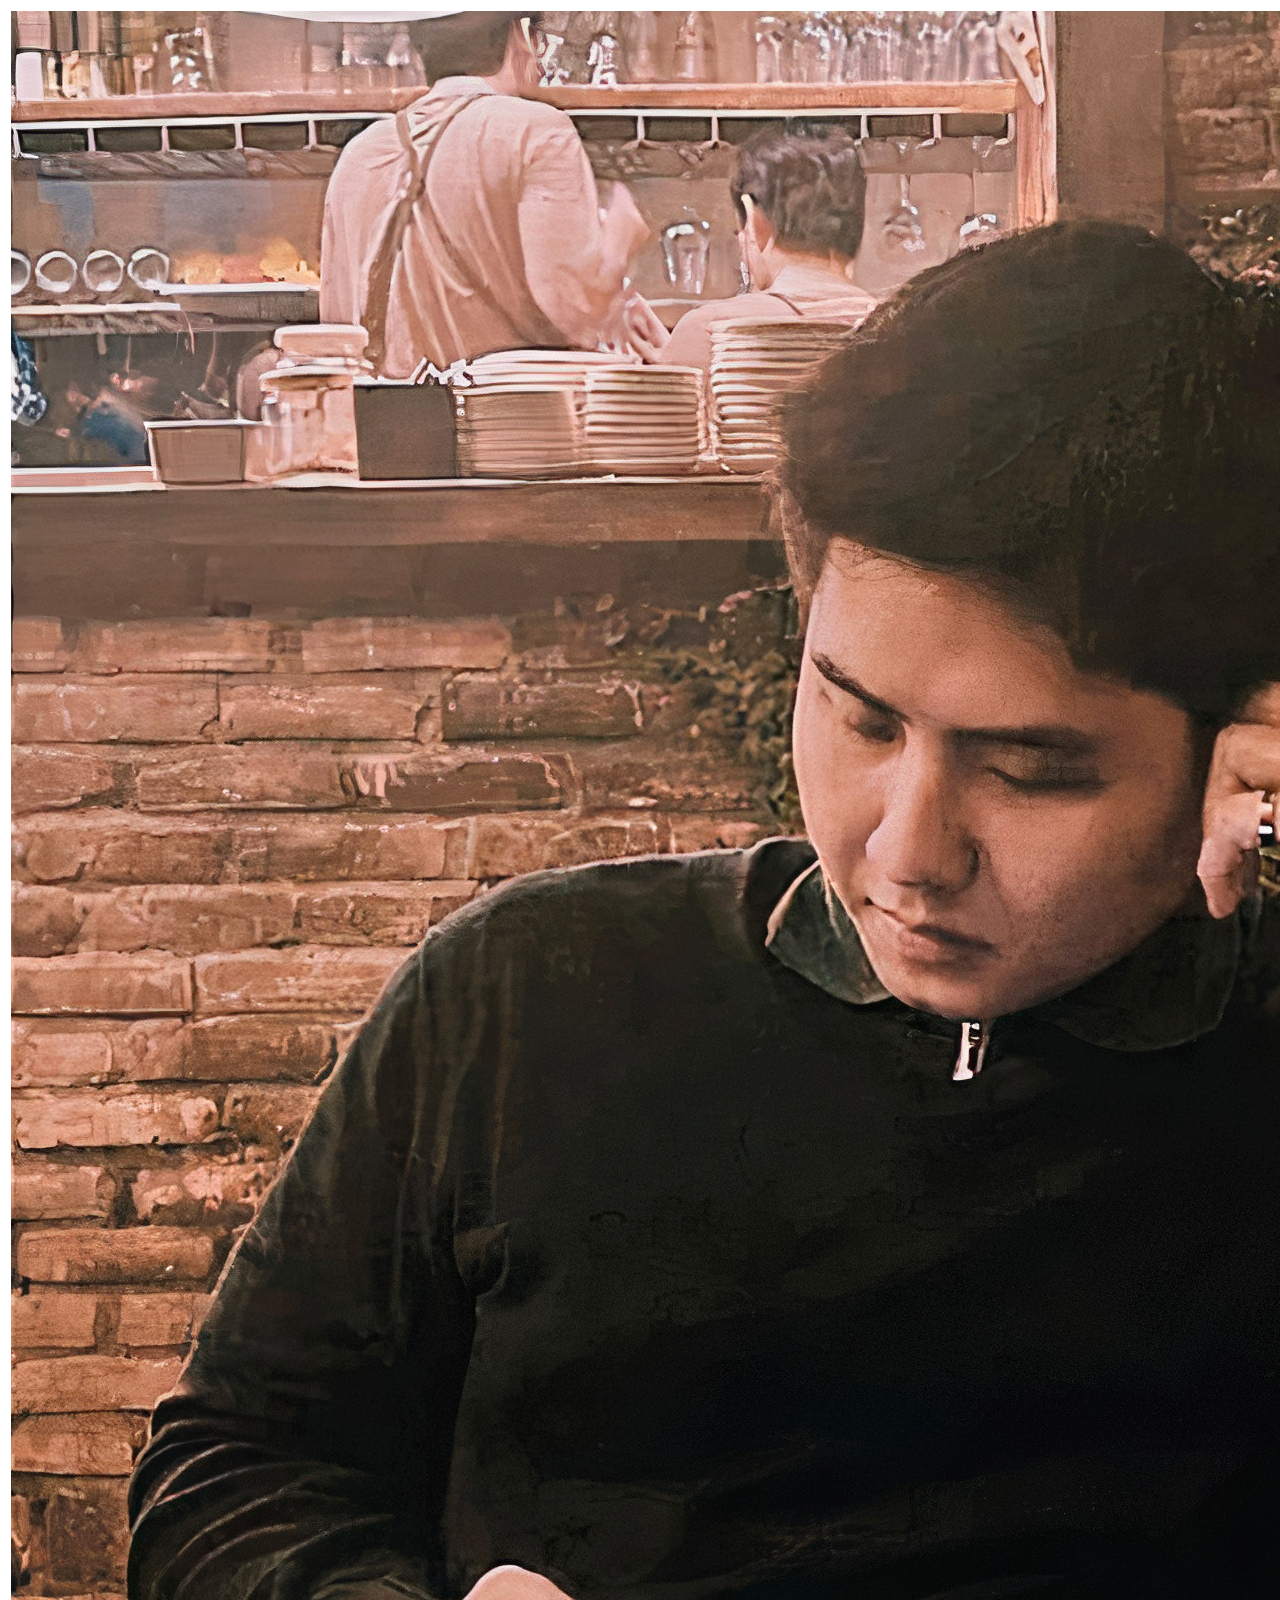
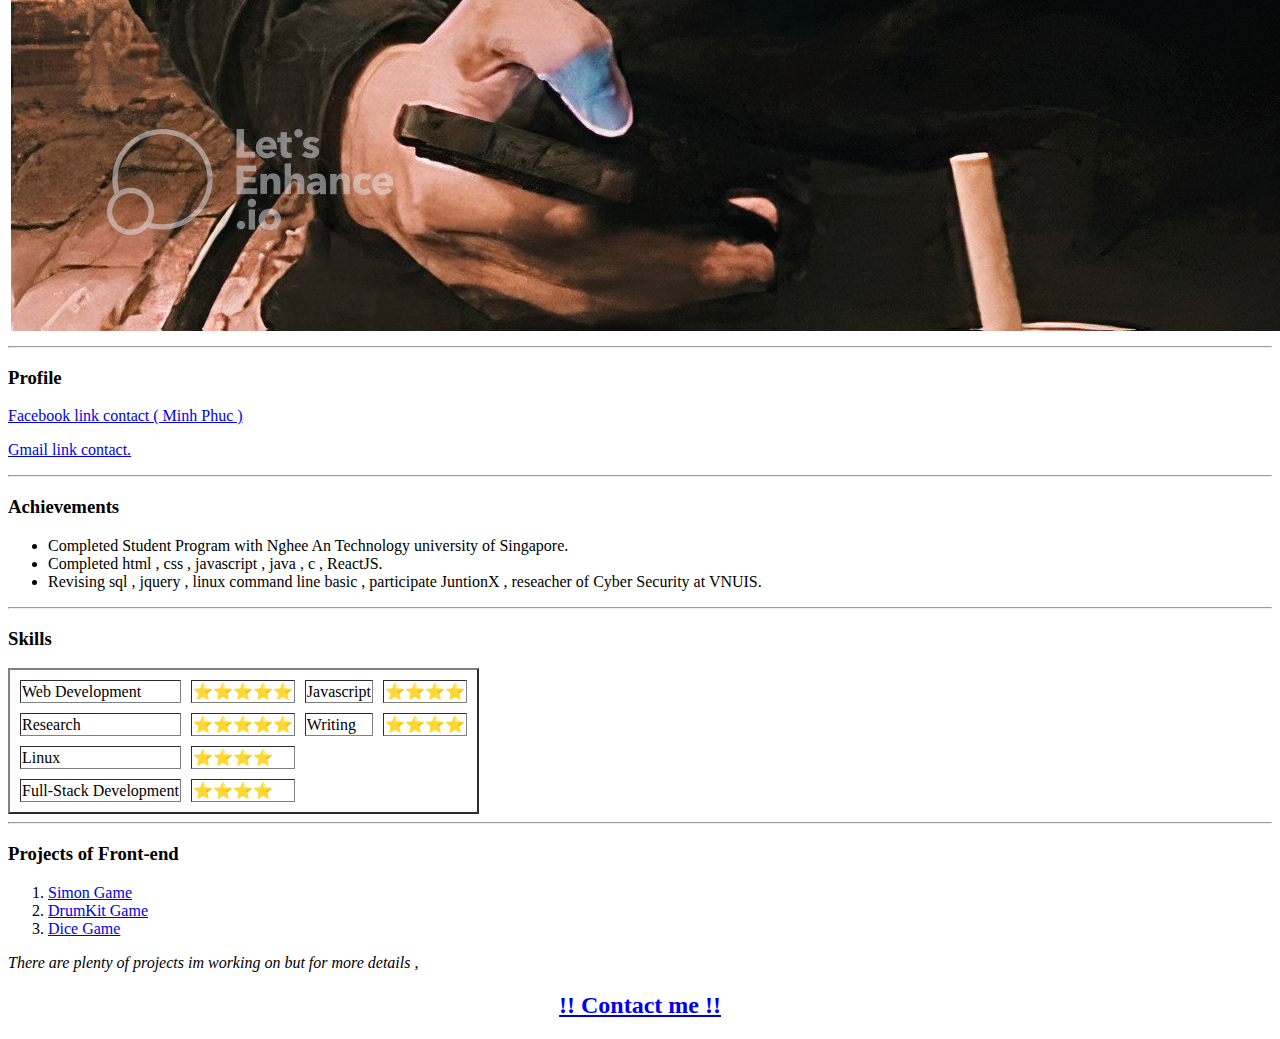
<file: index.html>
<!DOCTYPE html>
<html lang="en" dir="ltr">
  <head>
    <meta charset="utf-8">
    <title>Vu Minh Phuc Webpage with pure HTML </title>
  </head>

  <body>
    <table>
      <tr>
        <td>
           <img src="MyPic.png" alt="Minh Phuc profile picture"  >
        </td>
        <td>
          <h1><bold><em>
            Minh Phuc
          </em></bold></h1>
          <bold><em>Researcher & Student of </em></bold><a href="http://www.is.vnu.edu.vn/vi/" > VietNam National University.</a>
          <p>
            I really into building things (engineer) Im a full-stack developer , studyding and using Debian Linux OS for ethical hacker and cybersecurity </p>
          
          <p>I always work with positive and ethusiasm in a team  , I 🖤🖤 chicken paneer and drinking with my friends .
          </p>
        </td>
      </tr>
    </table>
   <hr>

<h3>Profile</h3>
<p>
  <a href="https://www.facebook.com/profile.php?id=100010296695740"> Facebook link contact ( Minh Phuc )</a>
</p>
<p>
  <a href="https://mail.google.com/mail/u/0/#inbox" > Gmail link contact.</a>
</p>

<hr />
   <h3>Achievements </h3>
   <ul>
     <li>
       Completed Student Program with Nghee An Technology university of Singapore.
     </li>
     <li>
       Completed html , css , javascript , java , c , ReactJS.
     </li>
     <li>
       Revising sql , jquery , linux command line basic , participate JuntionX , reseacher of Cyber Security at VNUIS.
     </li>
   </ul>
<hr />
   <h3>Skills</h3>
     <table border="2" cellspacing="10">
       <tr>
         <td>
           Web Development
         </td>
         <td>⭐⭐⭐⭐⭐</td>
         <td>
           Javascript
         </td>
         <td>⭐⭐⭐⭐</td>
       </tr>
       <tr>
         <td>
           Research
         </td>
         <td>⭐⭐⭐⭐⭐</td>
         <td>
           Writing
         </td>
         <td>⭐⭐⭐⭐</td>
       </tr>
       <tr>
         <td>
           Linux
         </td>
         <td>⭐⭐⭐⭐</td>
       </tr>
       <tr>
         <td>
           Full-Stack Development
         </td>
         <td>⭐⭐⭐⭐</td>
       </tr>


     </table>

<hr />
   <h3>Projects of Front-end </h3>
   <ol>
     <li>
       <a href=" https://rebelpunk.github.io/SimonGame/">Simon Game</a>
     </li>
     <li>
       <a href="https://rebelpunk.github.io/DrumKit/">DrumKit Game</a>
     </li>
     <li>
       <a href=" https://rebelpunk.github.io/DiceGame/">Dice Game</a>
     </li>
   </ol>
<p>
  <em>There are plenty of projects im working on but for more details , </em>
</p>
  <center>
    <a href ="contactme.html" >
       <h2>!! Contact me !!</h2></a>
  </center>
  </body>

</html>
</file>
